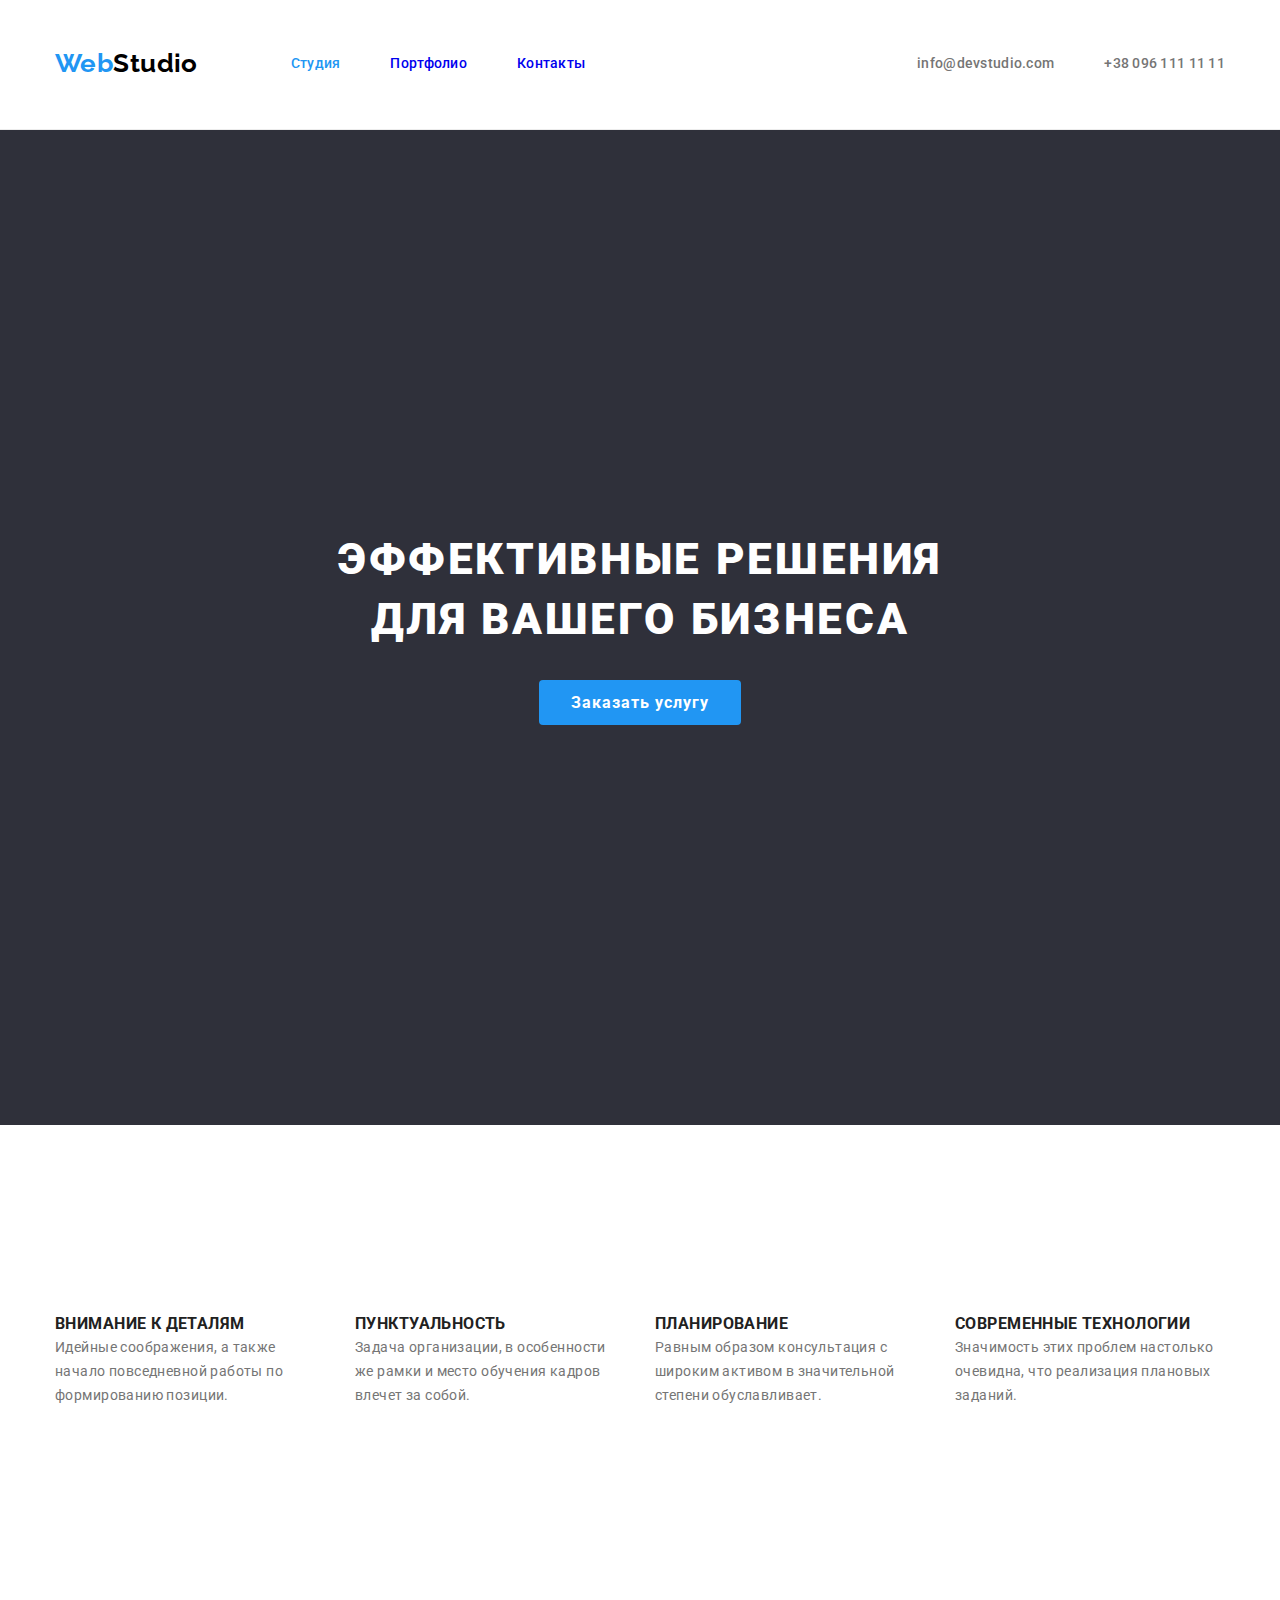
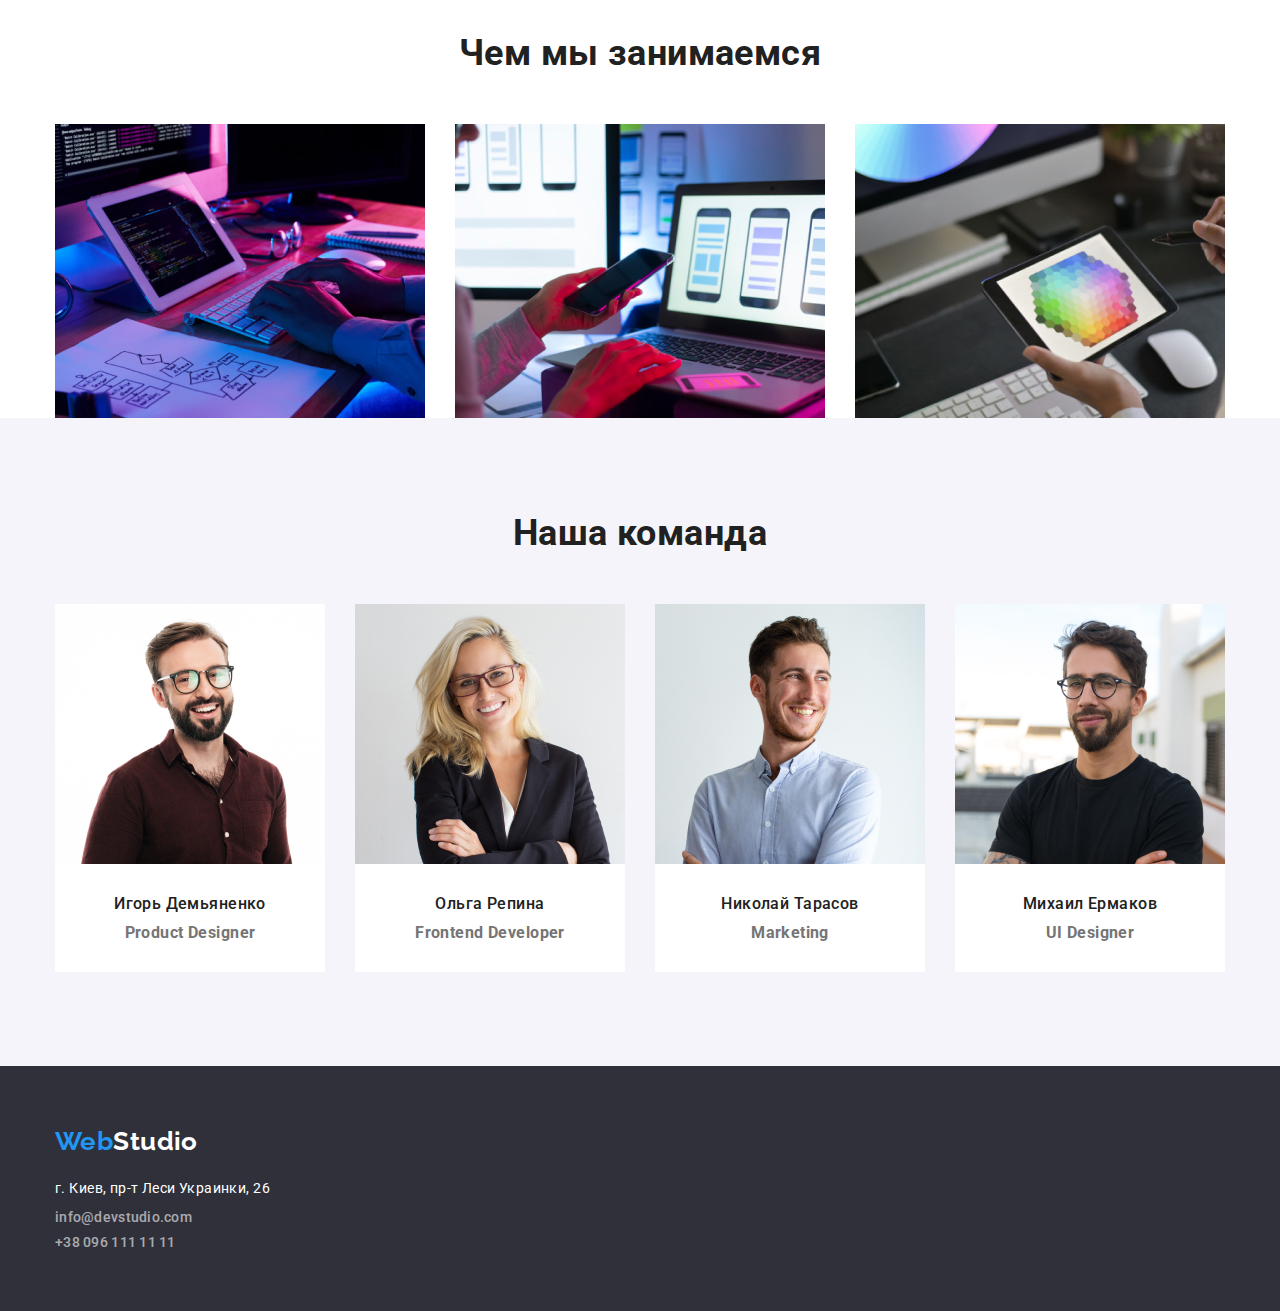
<file: index.html>
<!DOCTYPE html>
<html lang="ru">
<head>
    <meta charset="UTF-8">
    <meta name="viewport" content="width=device-width, initial-scale=1.0">
    <meta name="description" content="Веб студия Киева">
    <title>Студия</title>
    <link href="https://fonts.googleapis.com/css2?family=Raleway:wght@700&family=Roboto:wght@400;500;700;900&display=swap"
        rel="stylesheet">
    <link rel="stylesheet" href="https://cdnjs.cloudflare.com/ajax/libs/modern-normalize/0.7.0/modern-normalize.min.css" />
    <link rel="stylesheet" href="./css/styles.css"/>
</head>

<body>
    <header class="page-header">
        <div class="container">
            <nav class="main-nav">
                <a href="./index.html" class="logo">
                    <span>Web</span>Studio
                </a>
            
                <ul class="site-nav">
                    <li><a href="./index.html" class="link current">Студия</a></li>
                    <li><a href="./portfolio.html" class="link">Портфолио</a></li>
                    <li><a href="#" class="link">Контакты</a></li>
                </ul>
            </nav>
            
            <div class="contact">
                <a class="contact-link" href="mailto:info@devstudio.com">info@devstudio.com</a>
                <a class="contact-link" href="tel:+380961111111">+38 096 111 11 11</a>
            </div>
        </div>
        

</header>

    <main>

    <!-- Блок Герой -->
    <section class="hero">
<div class="container hero">
    <h1 class="hero-title">Эффективные решения<br> для вашего бизнеса</h1>
    <a href="#" class="button primary">Заказать услугу</a>
</div>
        
</section>


<section class="section features">
    <div class="container">
        <h2 class="visually-hidden">Наши преимущества</h2>
    <ul class="feature-list">
        <li class="item">
            <h3 class="title">Внимание к деталям</h3>
            <p>Идейные соображения, а также<br> начало повседневной работы по<br> формированию позиции.</p>
        </li>
        <li class="item">
            <h3 class="title">Пунктуальность</h3>
            <p>Задача организации, в особенности<br> же рамки и место обучения кадров<br> влечет за собой.</p>
        </li>
        <li class="item">
            <h3 class="title">Планирование</h3>
            <p>Равным образом консультация с<br> широким активом в значительной<br> степени обуславливает.</p>
        </li>
        <li class="item">
            <h3 class="title">Современные технологии</h3>
            <p>Значимость этих проблем настолько<br> очевидна, что реализация плановых<br> заданий.</p>
        </li>
    </ul>
</div>
    </section>

<section class="section-projects">
    <div class="container"><h2 class="title">Чем мы занимаемся</h2>
    <ul class="list-projects">
        <li class="item">
            <a class="image-projects" href="#">
                <img src="./images/box1.jpg" alt="Верстка и программное обеспечение" width="370" />
            </a>
        </li>
        <li class="item">
            <a class="image-projects" href="#">
                <img src="./images/box2.jpg" alt="Мобильные приложения" width="370" >
            </a>
        </li>
        <li class="item">
            <a class="image-projects" href="#">
                <img src="./images/box3.jpg" alt="Дизайн" width="370"  />
            </a>
        </li>
    </ul>
</div>
    
</section>

<section class="section team">
    <div class="container"><h2 class="title">Наша команда</h2>
    <ul class="list-team">
        <li class="item">
            <a class="image-team" href="#">
                <img src="./images/our-team/img.jpg" alt="Игорь Демьяненко" width="270"  />
                <div class="content"><h3 class="title team">Игорь Демьяненко</h3>
                <h4 class="team-job" lang="en">Product Designer</h4></div>
            </a>
        </li>
    
        <li class="item">
            <a class="image-team" href="#">
                <img src="./images/our-team/img2.jpg" alt="Ольга Репина" width="270">
                <div class="content">
                <h3 class="title team">Ольга Репина</h3>
                <h4 class="team-job" lang="en">Frontend Developer</h4></div>
            </a>
        </li>
    
        <li class="item">
            <a class="image-team" href="#">
                <img src="./images/our-team/img3.jpg" alt="Николай Тарасов" width="270"  />
                <div class="content">
                    <h3 class="title team">Николай Тарасов</h3>
                <h4 class="team-job" lang="en">Marketing</h4></div>
            </a>
        </li>
    
        <li class="item">
            <a class="image-team" href="#">
                <img src="./images/our-team/img4.jpg" alt="Михаил Ермаков" width="270"  />
                <div class="content">
                    <h3 class="title team">Михаил Ермаков</h3>
                <h4 class="team-job" lang="en">UI Designer</h4></div>
            </a>
        </li>
    </ul>
    </div>
    </section>
    
 </main>

<footer class="footer">
    <div class="container">
        <div class="about-us">
            <address class="address-text">
                <a href="./index.html" class="logo">
                    <span>Web</span>Studio</a>
            <ul class="list">
               <li class="address-text">г. Киев, пр-т Леси Украинки, 26</li>
                <li class="address-text"><a class="contact-link" href="mailto:info@devstudio.com">info@devstudio.com</a></li>
            <li class="address-text"><a class="contact-link" href="tel:+380961111111">+38 096 111 11 11</a></li>
            </ul>
            </address>
        </div>
    </div>
    
</footer>
</body>
</html>
</file>
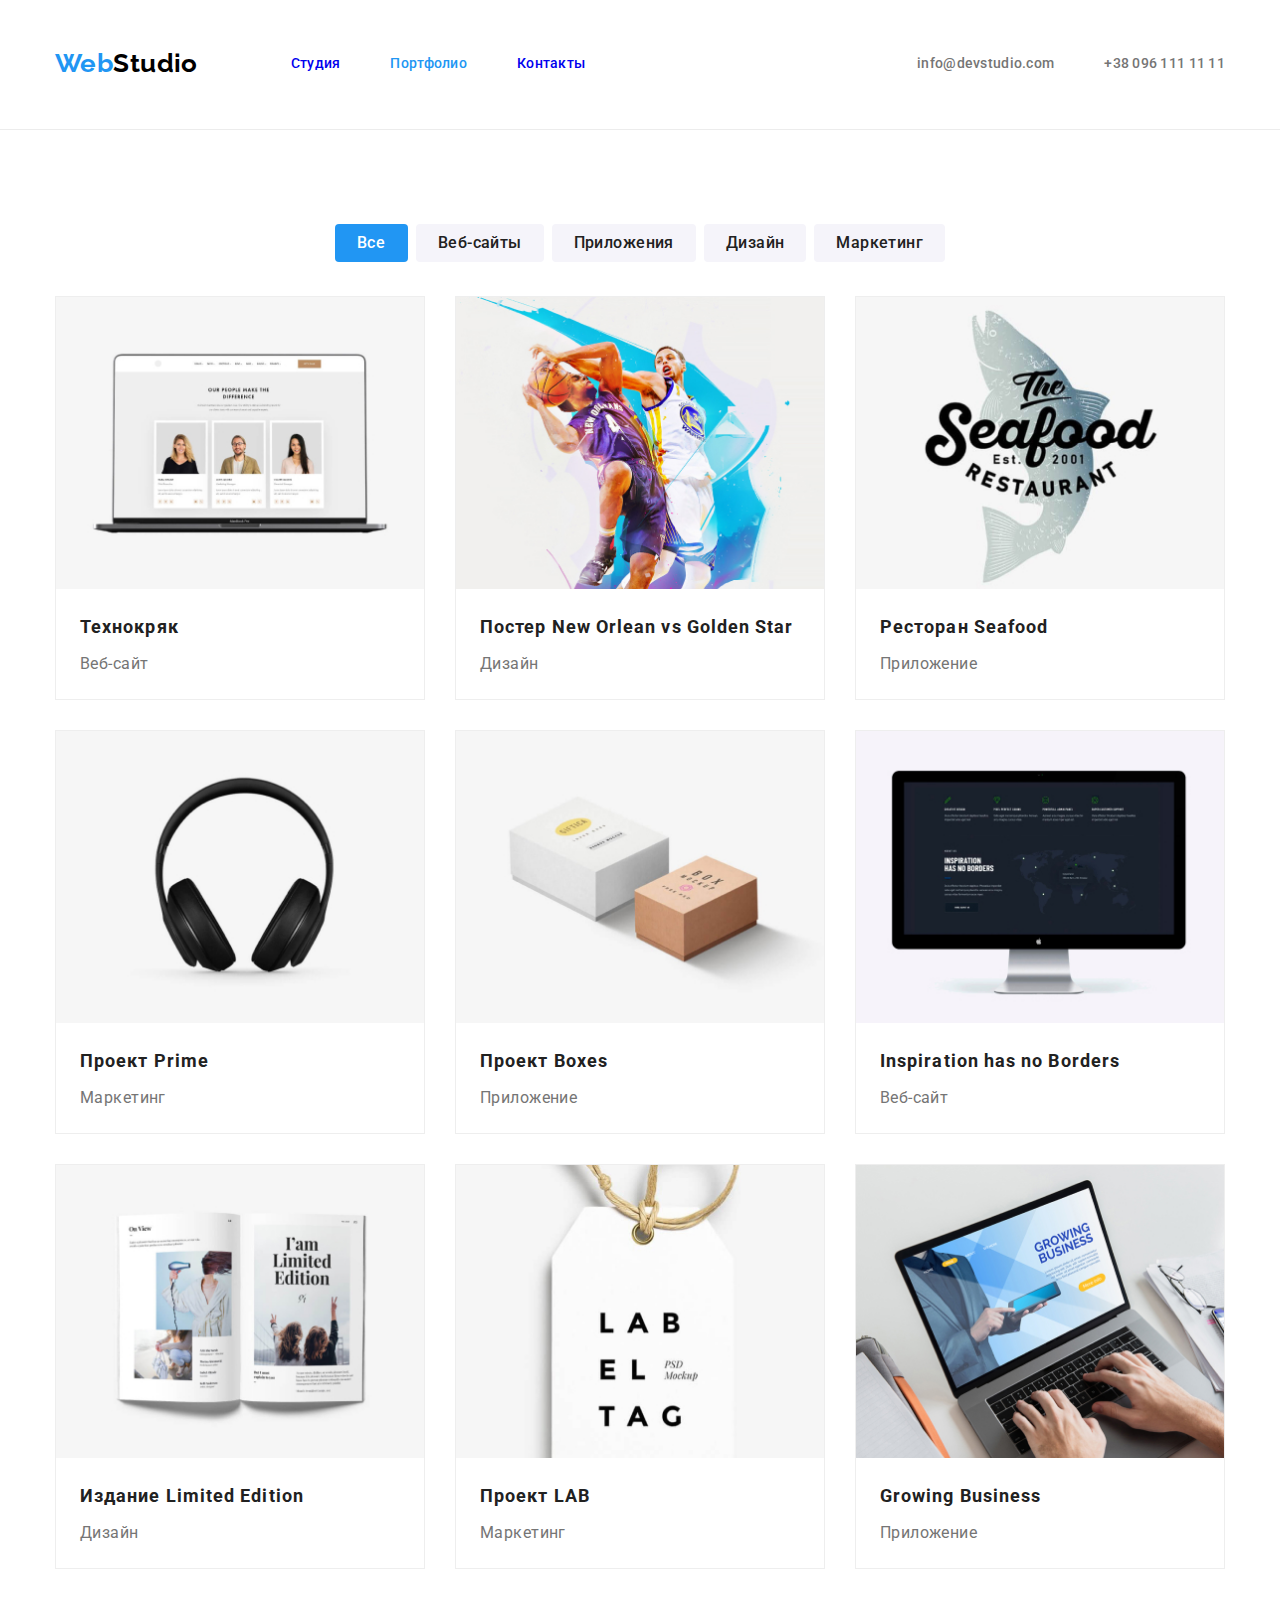
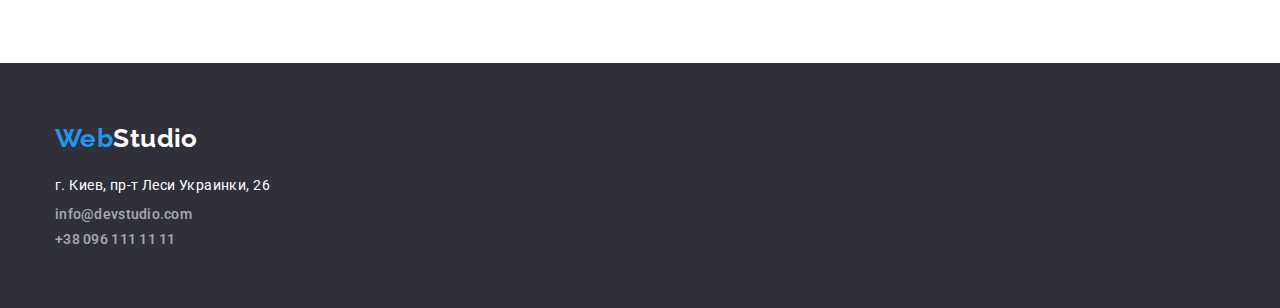
<file: portfolio.html>
<!DOCTYPE html>
<html lang="ru">
<head>
    <meta charset="UTF-8">
    <meta name="viewport" content="width=device-width, initial-scale=1.0">
    <meta name="description" content="Примеры проектов веб студии Киева">
    <title>Портфолио</title>
    <link href="https://fonts.googleapis.com/css2?family=Raleway:wght@700&family=Roboto:wght@400;500;700;900&display=swap"
    rel="stylesheet">
    <link rel="stylesheet" href="https://cdnjs.cloudflare.com/ajax/libs/modern-normalize/0.7.0/modern-normalize.min.css" />
    <link rel="stylesheet" href="./css/styles.css"/>
</head>

<body>
    <header class="page-header">
        <div class="container">
            <nav class="main-nav">
            <a href="./index.html" class="logo">
                <span>Web</span>Studio
            </a>
        
            <ul class="site-nav">
                <li><a href="./index.html" class="link">Студия</a></li>
                <li><a href="./portfolio.html" class="link current">Портфолио</a></li>
                <li><a href="#" class="link">Контакты</a></li>
            </ul>
        </nav>
        
        <div class="contact">
            <a class="contact-link" href="mailto:info@devstudio.com">info@devstudio.com</a>
            <a class="contact-link" href="tel:+380961111111">+38 096 111 11 11</a>
        </div>
    </div>
</header>

<main>
    <section class="section">
        <div class="container filter-list">
            <h1 class="visually-hidden">Галерея работ Веб студии</h1>
        <ul class="filter">
            <li><button type="button" class="button current">Все</button></li>
            <li><button type="button" class="button">Веб-сайты</button></li>
            <li><button type="button" class="button">Приложения</button></li>
            <li><button type="button" class="button">Дизайн</button></li>
            <li><button type="button" class="button">Маркетинг</button></li>
        </ul>
    </div>

    <div class="container">
        <ul class="portfolio-list">
            <li class="item"><a class="portfolio-image" href="#"><div><img src="./images/portfolio-examples/img1.jpg" alt="Проект веб-сайта"
                        width="370" height="294"> </div>
                    <div class="content">
                    <h2 class="title">Технокряк</h2>
                    <p>Веб-сайт</p></div>
                </a>
            </li>
            <li class="item"><a class="portfolio-image" href="#"><div><img src="./images/portfolio-examples/img2.jpg" alt="Проект постера"
                        width="370" height="294"></div>
                    <div class="content">
                    <h2 class="title">Постер <span lang="en">New Orlean vs Golden Star</span></h2>
                    <p>Дизайн</p></div>
                </a>
            </li>
            <li class="item"><a class="portfolio-image" href="#"><div><img src="./images/portfolio-examples/img3.jpg"
                        alt="Проект приложения для ресторана" width="370" height="294"></div>
                    <div class="content"><h2 class="title">Ресторан <span lang="en">Seafood</span></h2>
                    <p>Приложение</p></div>
                </a>
            </li>
            <li class="item"><a class="portfolio-image" href="#"><div><img src="./images/portfolio-examples/img4.jpg"
                        alt="Проект маркетинговой рекламы" width="370" height="294"></div>
                    <div class="content"><h2 class="title">Проект <span lang="en">Prime</span></h2>
                    <p>Маркетинг</p></div>
                </a>
            </li>
            <li class="item"><a class="portfolio-image" href="#"><div><img src="./images/portfolio-examples/img5.jpg"
                        alt="Проект приложения для компании по доставке" width="370" height="294"></div>
                    <div class="content"><h2 class="title">Проект <span lang="en">Boxes</span></h2>
                    <p>Приложение</p></div>
                </a>
            </li>
            <li class="item"><a class="portfolio-image" href="#"><div><img src="./images/portfolio-examples/img6.jpg"
                        alt="Проект веб-сайта техники" width="370" height="294"></div>
                    <div class="content"><h2 class="title" lang="en">Inspiration has no Borders</h2>
                    <p>Веб-сайт</p></div>
                </a>
            </li>
            <li class="item"><a class="portfolio-image" href="#"><div><img src="./images/portfolio-examples/img7.jpg"
                        alt="Проект дизайна печатного издания" width="370" height="294"></div>
                    <div class="content"><h2 class="title">Издание <span lang="en">Limited Edition</span></h2>
                    <p>Дизайн</p></div>
                </a>
            </li>
            <li class="item"><a class="portfolio-image" href="#"><div><img src="./images/portfolio-examples/img8.jpg"
                        alt="Проект рекламы бренда LAB" width="370" height="294"></div>
                    <div class="content"><h2 class="title">Проект <span>LAB</span></h2>
                    <p>Маркетинг</p></div>
                </a>
            </li>
            <li class="item"><a class="portfolio-image" href="#"><div><img src="./images/portfolio-examples/img9.jpg"
                        alt="Проект финансового приложения" width="370" height="294"></div>
                    <div class="content"><h2 class="title" lang="en">Growing Business</h2>
                    <p>Приложение</p></div>
                </a>
            </li>
        </ul>
    </div>
    
</section>

</main>

<footer class="footer">
    <div class="container">
        <div>
            <address class="address-text">
                <a href="./index.html" class="logo">
                    <span>Web</span>Studio</a>
                <ul class="list">
                    <li class="address-text">г. Киев, пр-т Леси Украинки, 26</li>
                    <li class="address-text"><a class="contact-link" href="mailto:info@devstudio.com">info@devstudio.com</a></li>
                    <li class="address-text"><a class="contact-link" href="tel:+380961111111">+38 096 111 11 11</a></li>
                </ul>
            </address>
        <!-- <a href="./index.html" class="logo">
            <span>Web</span>Studio
        </a>
        <address class="address-text">
            г. Киев, пр-т Леси Украинки, 26 <br>
            <a class="contact-link" href="mailto:info@devstudio.com">info@devstudio.com</a>
            <a class="contact-link" href="tel:+380961111111">+38 096 111 11 11</a>
        </address> -->
        </div>
    </div>
    </footer>
</body>
</html>
</file>
<file: css/styles.css>
:root {
    --primary-text-color: #757575;
    --title-text-color: #212121;
    --logo-black-color: #000000;
    --accent-color: #2196F3;
    --primary-white-color: #FFFFFF;
    --black-background-color: #2F303A;
    --secondary-bg-color: #F5F4FA;
    --address-link: rgba(255, 255, 255, 0.6);
    --header-border:  #ECECEC;
    --border-item: #EEEEEE;
    }

body {
    color: var(--primary-text-color);
    background-color: var(--primary-white-color);

    font-family: Roboto, sans-serif;
    font-size: 14px;
    font-weight: 400;
    line-height: 1.7;
    letter-spacing: 0.03em;
}

img {
    display: block;
    max-width: 100%;
    height: auto;
}

.container {
    width: 1200px;
    margin-left: auto;
    margin-right: auto;
    padding-left: 15px;
    padding-right: 15px;
}

.visually-hidden {
    position: absolute;
    width: 1px;
    height: 1px;
    margin: -1px;
    border: 0;
    padding: 0;
    clip: rect(0 0 0 0 );
    overflow: hidden;
}


/* ul */
.list,
.site-nav,
.feature-list,
.list-projects,
.list-team,
.filter,
.portfolio-list {
    list-style: none;
    padding: 0;
    margin: 0;

}

/* a */
.logo,
.link,
.link.current,
.contact-link,
.button.primary,
.image-projects,
.image-team,
.portfolio-image {
    text-decoration: none;
}

.image-projects,
.image-team,
.portfolio-image {
    display: block;
}

.page-header {
    padding-top: 24px;
    padding-bottom: 25px;
    border-bottom: 1px solid var(--header-border);
}

.page-header,
.section,
.hero,
.section.team,
.footer {
margin-top: 0;
margin-bottom: 0;
}

.section,
.section.team {
    padding-top: 94px;
    padding-bottom: 94px;
}

/* Logo */
.logo {
    display: block;
font-family: Raleway, sans-serif;
font-weight: 700;
font-size: 26px;
line-height: 1.2;

color: var(--logo-black-color);
}

.logo > span {
    color: var(--accent-color);
}

.footer .logo {
    color: var(--primary-white-color);
}

    .logo:hover,
    .logo:focus{
    font-size: 36px;
}
    
/* Навигация */
.site-nav li,
.contact-link {
    display: block;
    padding-top: 32px;
    padding-bottom: 32px;

    font-weight: 500;
    line-height: 1.14;
    letter-spacing: 0.02em;

    color: var(--title-text-color);
}

.site-nav .link.current,
.site-nav .link:focus,
.site-nav .link:hover,
.contact-link:hover,
.contact-link:focus {
    color: var(--accent-color);
}

.contact-link {
    color: var(--primary-text-color);
}

.contact .contact-link + .contact-link {
    margin-left: 50px;
}

.main-nav,
.site-nav,
.contact,
.page-header .container {
    display: flex;
    align-items:center;
}

.site-nav {
    margin-left: 93px;
}

.site-nav li:not(:last-child) {
    margin-right: 50px;
}

.contact {
    margin-left: auto;
}
 
/* Герой */
.hero {
    text-align: center;
    background-color: var(--black-background-color);
    padding-bottom: 200px;
    padding-top: 200px;
    
}

.hero-title {
font-weight: 900;
font-size: 44px;
line-height: 1.36;
letter-spacing: 0.06em;
text-transform: uppercase;

margin-top: 0;
margin-bottom: 30px;

color: var(--primary-white-color);

}

/* Section */
.feature-list,
.list-projects {
    display: flex;
   }

.title {
    font-weight: 700;
            
    color: var(--title-text-color);
}

.feature-list .title {
    line-height: 1.4;
    text-transform: uppercase;

}

.feature-list p {
    margin: 0;
}

.section.features .container {
    padding-bottom: 0;
    padding-top: 94px;
}

.item {
    width: calc((100% - 3*30px)/4);
}

.item:nth-child(4n) {
    margin-right: 0;
}

.item:not(:last-child) {
    margin-right: 30px;
}

.title {
    margin-top: 0;
    margin-bottom: 0;

    vertical-align: middle;
}

.content {
    padding-top: 30px;
    padding-bottom: 30px;
}

.portfolio-list .content {
    padding: 20px 24px;
}

/* Наши проекты */
.section-projects .title,
.section.team h2 {
    font-size: 36px;
    line-height: 1.17;
    text-align: center;
    
}

.section-projects {
    margin-top: 130px;
    margin-bottom: 0;
}

.section-projects .title {
    margin-top: 0;
    margin-bottom: 50px;
}

.section-projects .item {
    width: calc((100% - 2*30px)/3);
}

.section-projects .item:nth-child(3n) {
    margin-right: 0;
}

/* Наша команда */
.title.team {
    margin-bottom: 10px;
    margin-top: 0;

    font-size: 16px;
    font-weight: 500;
    line-height: 1.19;
    text-align: center;
}

.team-job {
    margin-top: 0;
    margin-bottom: 0;

    font-size: 16px;
    line-height: 1.2;
    text-align: center;

    color: var(--primary-text-color);
}

.section.team {
    background-color: var(--secondary-bg-color);
}

.section.team h2 {
    margin-bottom: 50px;
}

.list-team .item {
    background-color: var(--primary-white-color);
}

.list-team {
    display: flex;

}

/* Portfolio Section */
.container.filter-list {
    margin-bottom: 34px;

}

.filter,
.portfolio-list {
    display: flex;
    flex-wrap: wrap;

}

.filter {
    justify-content: center;
    align-items: center;
}

.filter li:not(:last-child) {
    margin-right: 8px;
} 

.portfolio-list .item {
    margin-right: 30px;
    margin-bottom: 30px;
    width: calc((100% - 2*30px)/3);

    border: 1px solid var(--border-item);
}

.portfolio-list .item:nth-child(3n) {
margin-right: 0;
}

.portfolio-list .item:nth-last-child(-n+3) {
margin-bottom: 0;
}

.portfolio-list .title {
    font-size: 18px;
    line-height: 2;
    letter-spacing: 0.06em;

    margin-bottom: 4px;
}

.portfolio-list p {
    font-size: 16px;
    line-height: 1.88;

    margin-top: 0;
    margin-bottom: 0;
    
    color: var(--primary-text-color);

}

/* Button */
.button {
    display: flex;
font-family: inherit;
font-weight: 500;
font-size: 16px;
line-height: 1.6;
text-align: center;
letter-spacing: inherit;

padding: 6px 22px;
min-width: 73px;

border: transparent;
border-radius: 4px;

color: var(--title-text-color);
background-color: var(--secondary-bg-color);
}

.button.primary {
    display: inline-block;
font-family: inherit;
font-weight: 700;
font-size: 16px;
line-height: 1,88;
letter-spacing: 0.06em;

/* min-width: 200px; */
padding: 10px 32px;

color: var(--primary-white-color);
background-color:var(--accent-color);
}

.button.primary:hover,
.button.primary:focus {
    font-size: 24px;
}

.button.current,
.button:hover,
.button:focus {
    color: var(--primary-white-color);
    background-color: var(--accent-color);
}


/* Footer */
.footer {
    padding-top: 60px;
    padding-bottom: 60px;
     font-style: normal;
     background-color: var(--black-background-color);
}

.address-text {
    font-family: Roboto, sans-serif;
    font-size: 14px;
    font-weight: 400;
    line-height: 1.7;
    letter-spacing: 0.03em;
    font-style: inherit;
    color: var(--primary-white-color);
    
    }

.footer .contact-link {
    padding: 0;

    color: var(--address-link);
}

.address-text {
    margin-top: 0;
    margin-bottom: 9px;
}

.address-text:last-child {
    margin-bottom: 0;
    }

.footer .contact-link:hover,
.footer .contact-link:focus {
    color: var(--accent-color);
}

.footer .logo {
    margin-bottom: 20px;
    margin-top: 0;
}

.about-us {
    margin-right: auto; 
    width: 231px;
}
</file>
